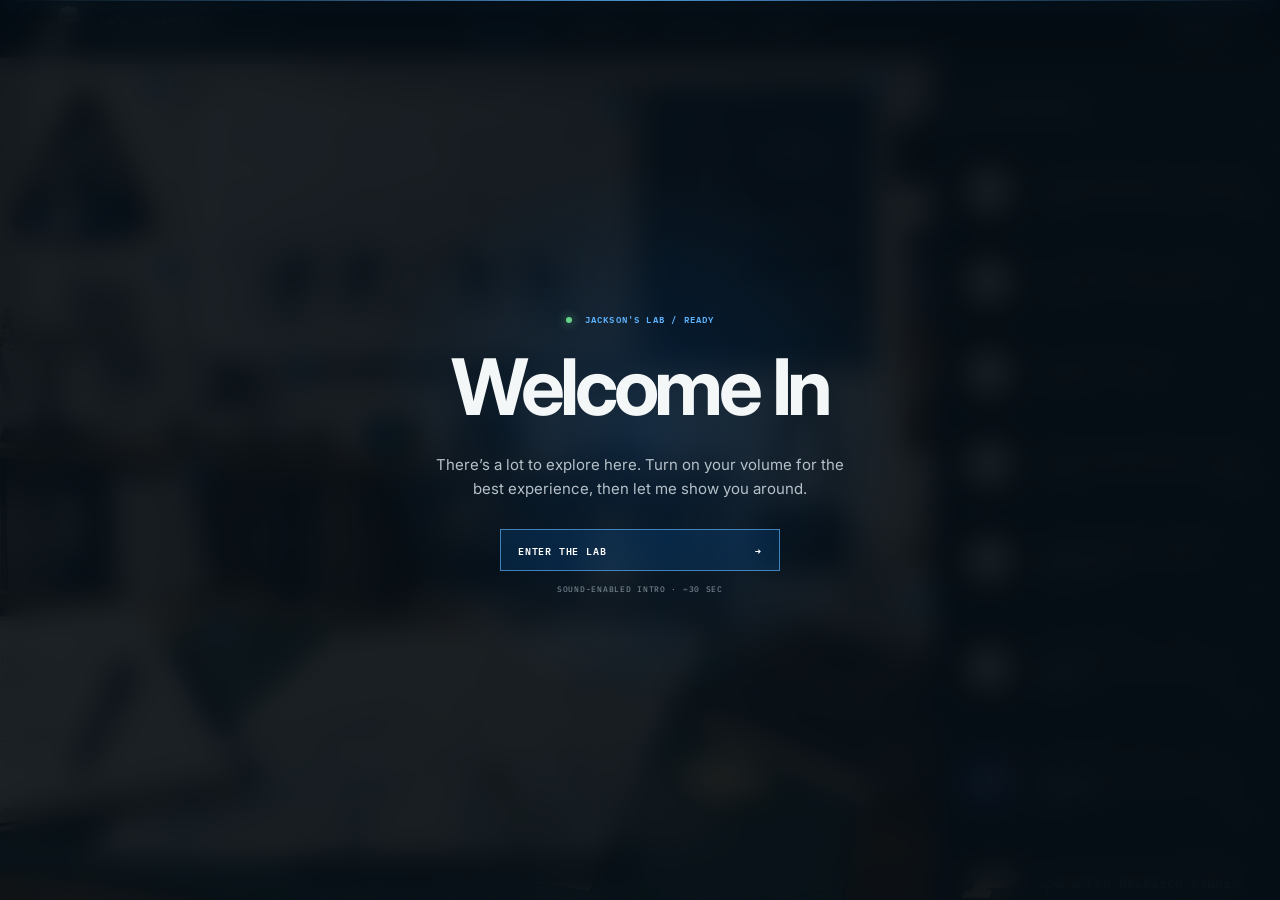
<file: index.html>
<!doctype html>
<html lang="en">
<head>
  <meta charset="utf-8" />
  <meta name="viewport" content="width=device-width,initial-scale=1" />
  <meta name="description" content="Jackson Murray — human-centered design strategist working across complex systems, emerging technology, and advanced R&D." />
  <title>Jackson's Portfolio</title>
  <link rel="preconnect" href="https://fonts.googleapis.com">
  <link rel="preconnect" href="https://fonts.gstatic.com" crossorigin>
  <link href="https://fonts.googleapis.com/css2?family=IBM+Plex+Mono:wght@400;500;600&family=Inter:wght@400;500;600;700&display=swap" rel="stylesheet">
<link rel="preload" href="assets/audio/iphone-call.mp3" as="audio" type="audio/mpeg" />
    <link rel="icon" type="image/png" sizes="256x256" href="assets/favicon-eureka-v7.png?v=7" />
  <link rel="shortcut icon" type="image/png" href="assets/favicon-eureka-v7.png?v=7" />
  <link rel="apple-touch-icon" href="assets/favicon-eureka-v7.png?v=7" />
  <link rel="stylesheet" href="styles.css" />
</head>
<body class="lab-page">
  <section class="welcome-gate" id="welcomeGate" aria-labelledby="welcomeTitle" hidden>
    <div class="welcome-gate__scanner" aria-hidden="true"></div>
    <div class="welcome-gate__content">
      <span class="welcome-gate__status"><i aria-hidden="true"></i> JACKSON'S LAB / READY</span>
      <h1 id="welcomeTitle">Welcome In</h1>
      <p><p>There’s a lot to explore here. Turn on your volume for the best experience, then let me show you around.</p></p>
      <button class="welcome-gate__enter" id="enterLab" type="button">
        <span>ENTER THE LAB</span><span aria-hidden="true">→</span>
      </button>
      <small>SOUND-ENABLED INTRO · ~30 SEC</small>
    </div>
  </section>

  <header class="topbar">
    <button class="identity" id="replayIntro" type="button" aria-label="Replay Jackson's introduction">
      <span class="identity__portrait"><img src="assets/logo.png" alt="" /></span>
      <span class="identity__copy">
        <strong>JACKSON MURRAY</strong>
        <small>HUMAN-CENTERED DESIGN STRATEGIST</small>
      </span>
    </button>

    <nav class="primary-nav" aria-label="Primary navigation">
      <a class="active" href="index.html">PORTFOLIO</a>
      <a href="research.html">RESEARCH</a>
      <a href="about.html">ABOUT ME</a>
      <a href="resume.html">RESUME</a>
    </nav>

    <button class="sound-toggle" id="soundToggle" type="button" aria-pressed="false" aria-label="Toggle sound">SOUND ON</button>
  </header>

  <main class="lab-layout">
    <section class="lab-stage" id="labStage" aria-label="Interactive research lab">
      <div class="scene-layer" id="sceneLayer">
        <img class="scene-image" id="sceneImage" src="assets/lab-scene.png" alt="Illustrated research desk filled with project artifacts, diagrams, models, a camera, and workshop materials." />
        <div class="hotspot-layer" id="hotspotLayer" aria-label="Project artifacts"></div>
        <a class="camera-link" id="cameraLink" href="#" target="_blank" rel="noopener" aria-label="Open Jackson's photography portfolio"></a>
      </div>

      <div class="interaction-helper" id="interactionHelper" role="status">
        Hover an artifact or use the sidebar to explore projects.
      </div>
    </section>

    <aside class="experience-rail" aria-label="Experience index and project inspector">
      <section class="rail-view is-active" id="indexView" aria-labelledby="railTitle">
        <div class="rail-heading">
          <div>
            <p class="eyebrow" id="railTitle">MY EXPERIENCES</p>
            <span class="rail-subhead">CHRONOLOGICAL / SELECT TO INSPECT</span>
          </div>
          <span class="rail-count" id="railCount">08</span>
        </div>
        <div class="experience-list" id="experienceList"></div>
      </section>

      <section class="rail-view inspector" id="inspectorView" aria-live="polite" aria-hidden="true">
        <button class="back-button" id="backToIndex" type="button" aria-label="Back to experience index">
          <span aria-hidden="true">←</span> BACK TO EXPERIENCES
        </button>
        <div id="inspectorContent"></div>
      </section>
    </aside>
  </main>

  <section class="incoming-call" id="incomingCall" aria-live="polite" hidden>
    <div class="incoming-call__pulse" aria-hidden="true"></div>
    <div>
      <span class="micro">INCOMING CALL</span>
      <strong>JACKSON MURRAY</strong>
      <small>QUICK LAB ORIENTATION · ~30 SEC</small>
    </div>
    <div class="incoming-call__actions">
      <button class="call-button call-button--answer" id="answerCall" type="button">ANSWER</button>
      <button class="call-button" id="skipCall" type="button">SKIP</button>
    </div>
  </section>

  <section class="call-panel" id="callPanel" aria-label="Introduction from Jackson" hidden>
    <div class="call-panel__header">
      <div class="call-panel__identity">
        <div class="call-photo-shell" id="callPhotoShell" hidden>
          <img id="callPhoto" alt="Jackson Murray" />
        </div>
        <div>
          <span class="micro"><span class="live-dot"></span> CALL CONNECTED</span>
          <strong>JACKSON</strong>
        </div>
      </div>
      <div class="call-meta">
        <span class="tour-progress" id="tourProgress">1 / 4</span>
        <span class="call-timer" id="callTimer">00:00</span>
      </div>
    </div>
    <div class="waveform" aria-hidden="true">
      <i></i><i></i><i></i><i></i><i></i><i></i><i></i><i></i><i></i><i></i><i></i><i></i>
    </div>
    <div class="call-transcript" id="callTranscript"></div>
    <div class="call-panel__footer">
      <button class="call-button call-button--answer" id="tourNext" type="button">NEXT</button>
      <button class="call-button" id="closeIntro" type="button">END CALL</button>
    </div>
  </section>

  <script src="app.js"></script>
</body>
</html>
</file>
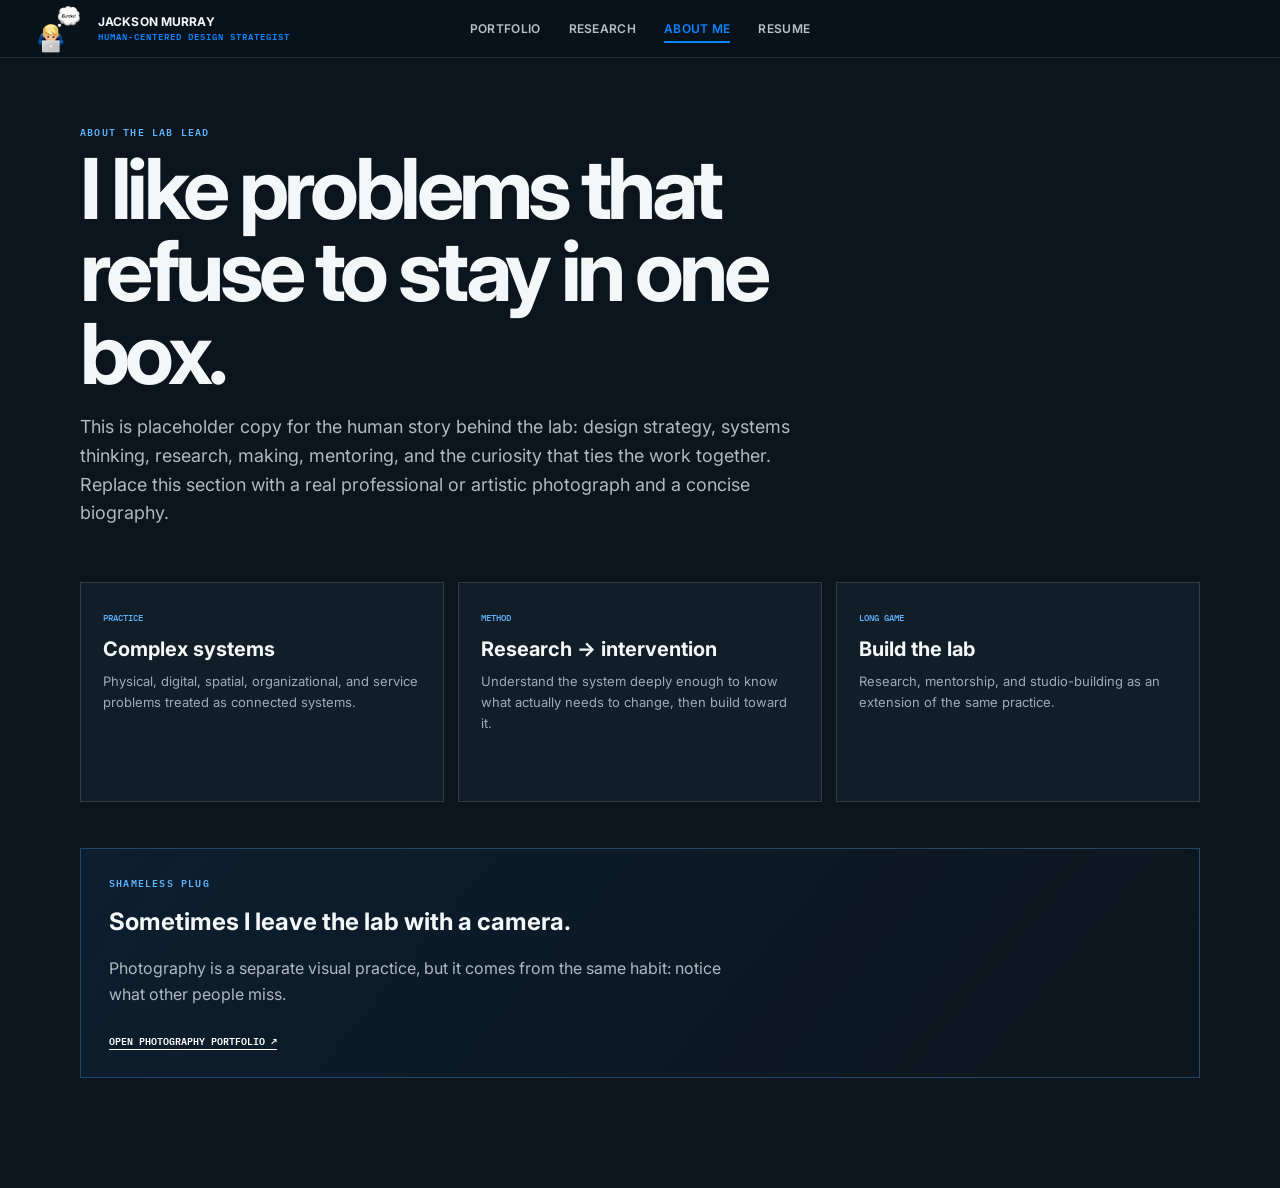
<file: about.html>
<!doctype html><html lang="en"><head><meta charset="utf-8"><meta name="viewport" content="width=device-width,initial-scale=1"><title>About — Jackson's Portfolio</title><link rel="preconnect" href="https://fonts.googleapis.com"><link rel="preconnect" href="https://fonts.gstatic.com" crossorigin><link href="https://fonts.googleapis.com/css2?family=IBM+Plex+Mono:wght@400;500;600&family=Inter:wght@400;500;600;700&display=swap" rel="stylesheet">
  <link rel="icon" type="image/png" sizes="256x256" href="assets/favicon-eureka-v7.png?v=7" />
  <link rel="shortcut icon" type="image/png" href="assets/favicon-eureka-v7.png?v=7" />
  <link rel="apple-touch-icon" href="assets/favicon-eureka-v7.png?v=7" />
<link rel="stylesheet" href="styles.css"></head>
<body class="content-page"><header class="topbar"><a class="identity" href="index.html" style="text-decoration:none"><span class="identity__portrait"><img src="assets/logo.png" alt=""></span><span class="identity__copy"><strong>JACKSON MURRAY</strong><small>HUMAN-CENTERED DESIGN STRATEGIST</small></span></a><nav class="primary-nav"><a href="index.html">PORTFOLIO</a><a href="research.html">RESEARCH</a><a class="active" href="about.html">ABOUT ME</a><a href="resume.html">RESUME</a></nav></header>
<main class="page-shell"><div class="page-kicker">ABOUT THE LAB LEAD</div><h1 class="page-title">I like problems that refuse to stay in one box.</h1><p class="page-lead">This is placeholder copy for the human story behind the lab: design strategy, systems thinking, research, making, mentoring, and the curiosity that ties the work together. Replace this section with a real professional or artistic photograph and a concise biography.</p><div class="placeholder-grid"><article class="placeholder-card"><small>PRACTICE</small><h2>Complex systems</h2><p>Physical, digital, spatial, organizational, and service problems treated as connected systems.</p></article><article class="placeholder-card"><small>METHOD</small><h2>Research → intervention</h2><p>Understand the system deeply enough to know what actually needs to change, then build toward it.</p></article><article class="placeholder-card"><small>LONG GAME</small><h2>Build the lab</h2><p>Research, mentorship, and studio-building as an extension of the same practice.</p></article></div><section class="photo-plug"><div class="page-kicker">SHAMELESS PLUG</div><h2>Sometimes I leave the lab with a camera.</h2><p style="color:#aeb9c1;max-width:650px;line-height:1.6">Photography is a separate visual practice, but it comes from the same habit: notice what other people miss.</p><a href="https://incandescent-valkyrie-5f6126.netlify.app" target="_blank" rel="noopener">OPEN PHOTOGRAPHY PORTFOLIO ↗</a></section></main></body></html>
</file>
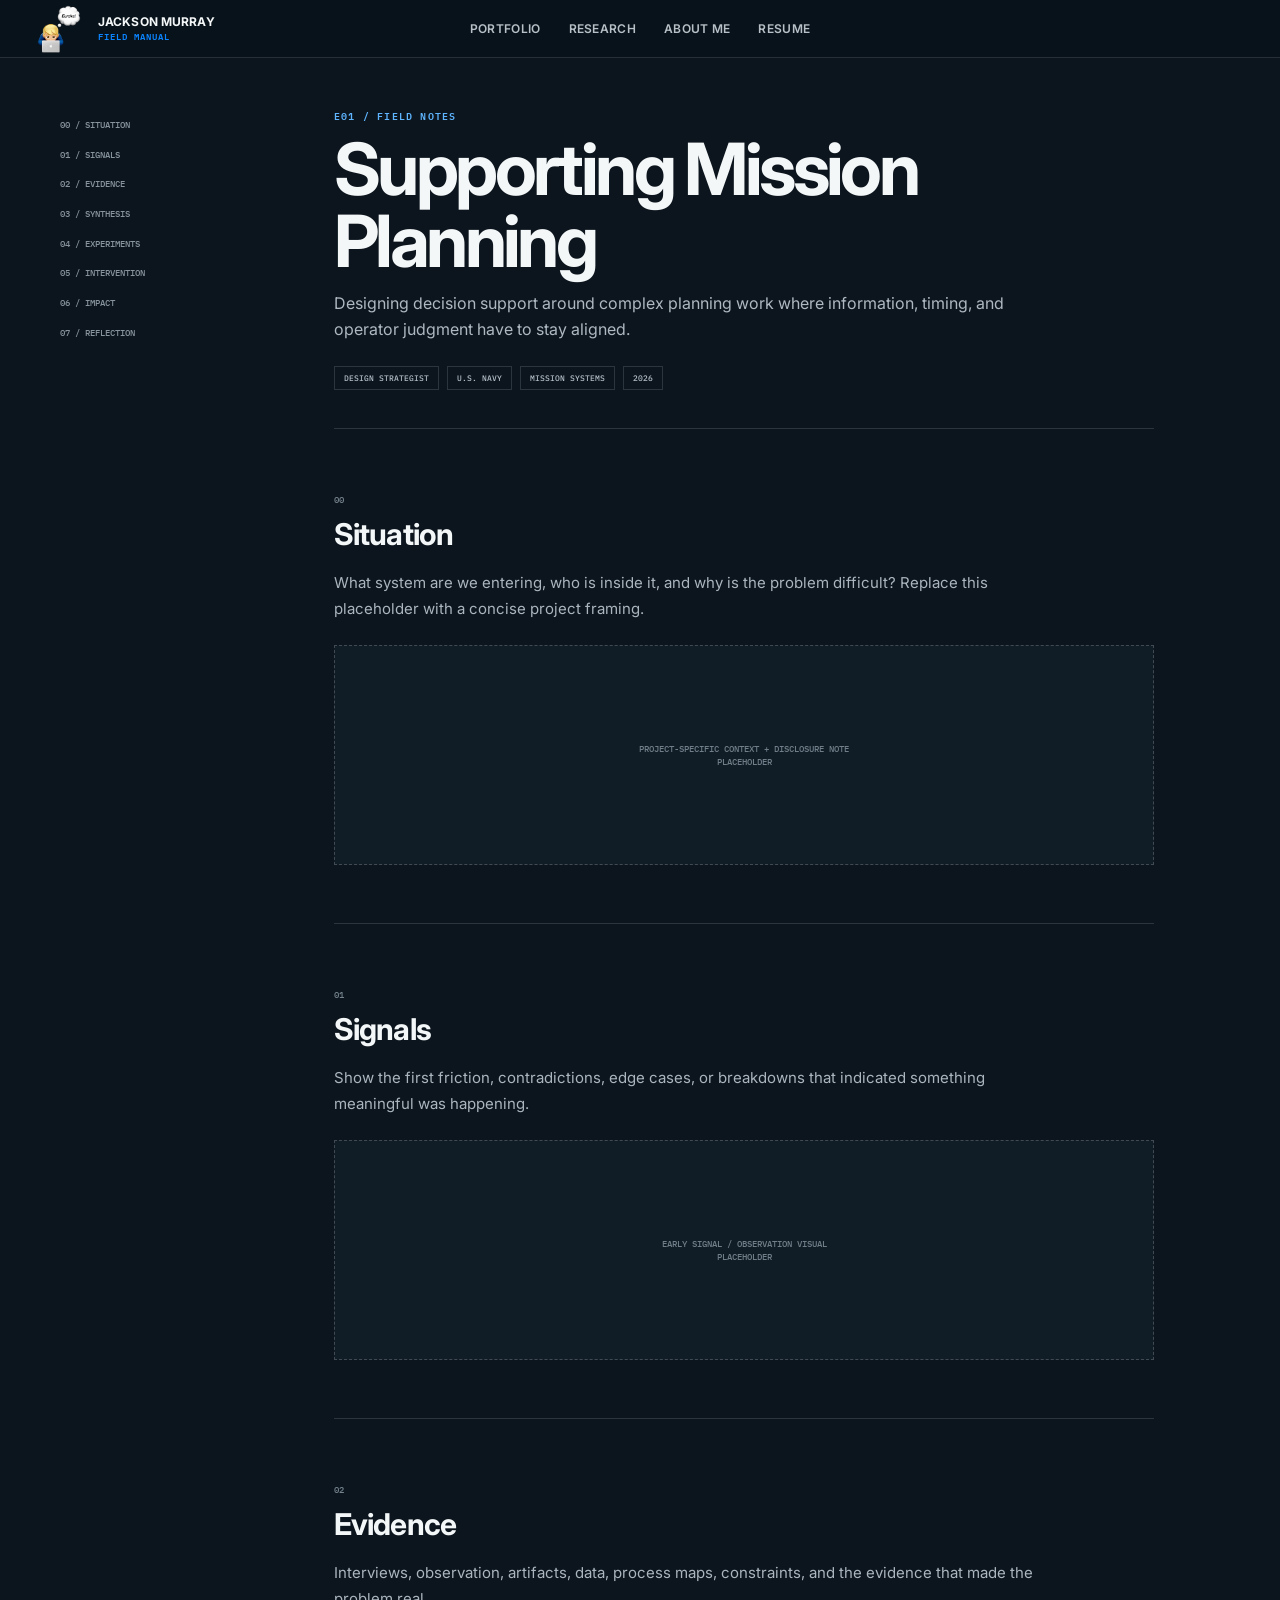
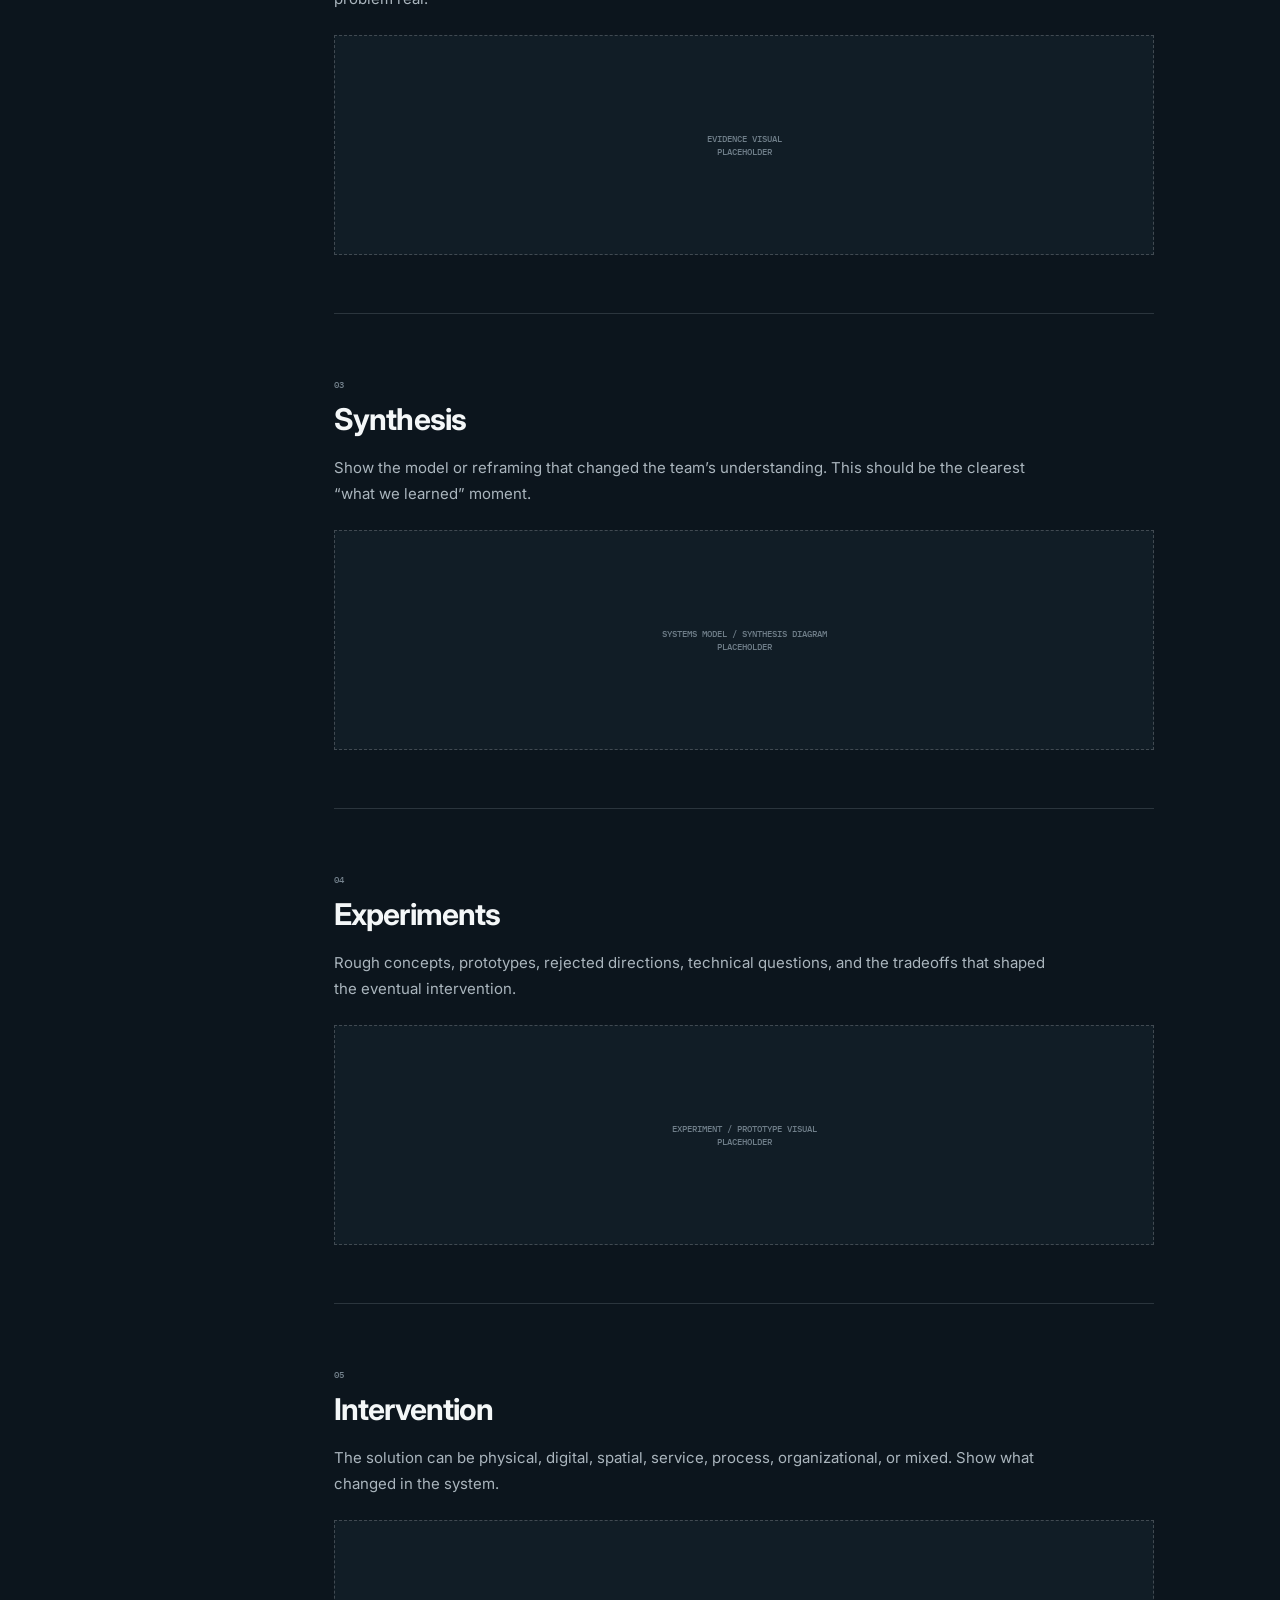
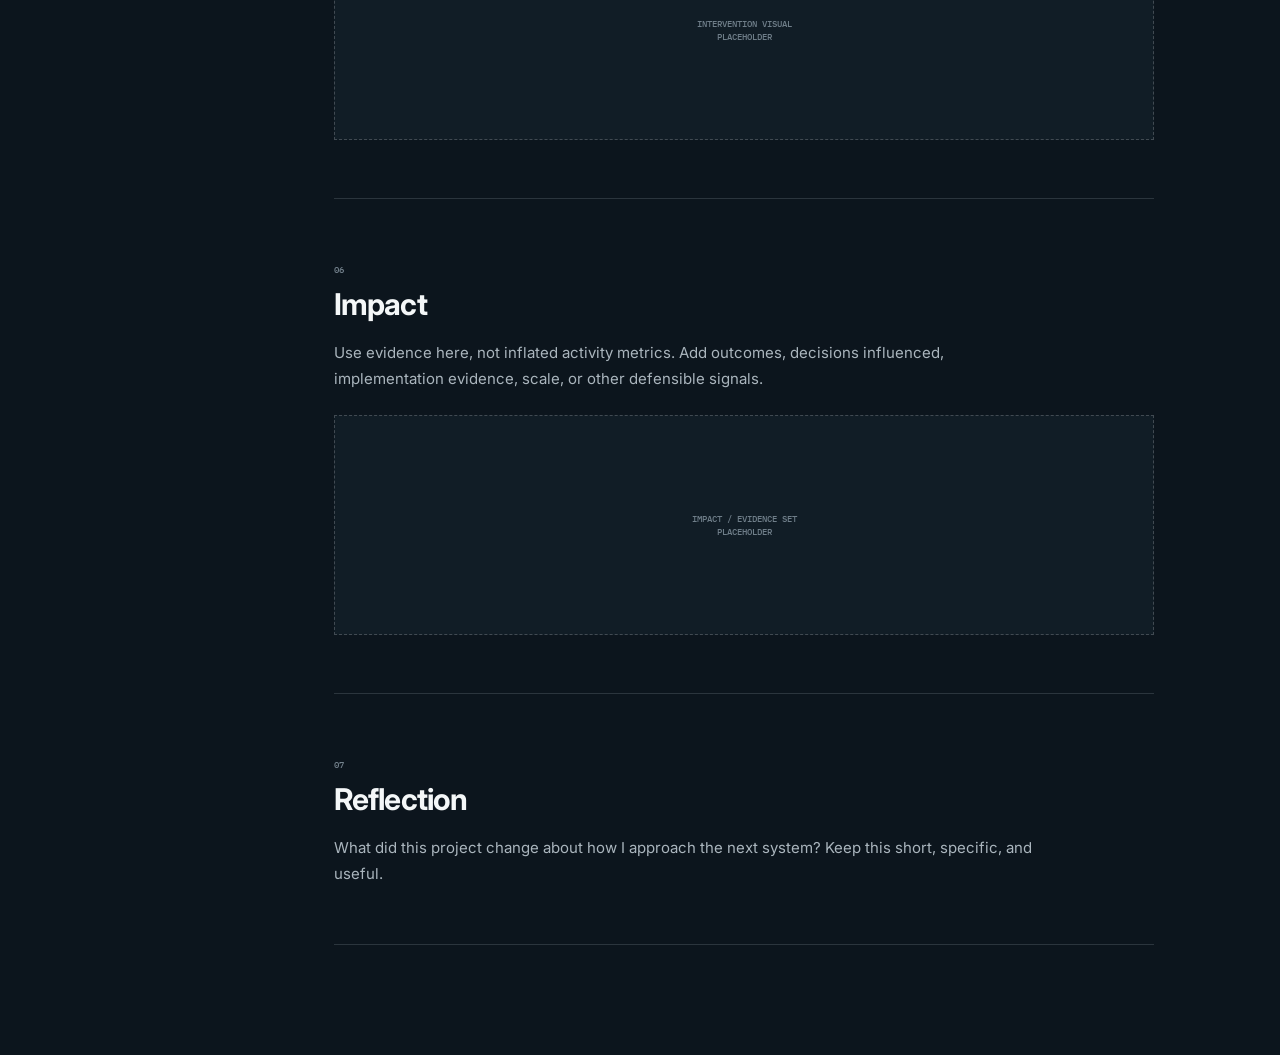
<file: project.html>
<!doctype html>
<html lang="en">
<head>
  <meta charset="utf-8" />
  <meta name="viewport" content="width=device-width,initial-scale=1" />
  <title>Field Notes — Jackson's Portfolio</title>
  <link rel="preconnect" href="https://fonts.googleapis.com">
  <link rel="preconnect" href="https://fonts.gstatic.com" crossorigin>
  <link href="https://fonts.googleapis.com/css2?family=IBM+Plex+Mono:wght@400;500;600&family=Inter:wght@400;500;600;700&display=swap" rel="stylesheet">
  <link rel="icon" type="image/png" sizes="256x256" href="assets/favicon-eureka-v7.png?v=7" />
  <link rel="shortcut icon" type="image/png" href="assets/favicon-eureka-v7.png?v=7" />
  <link rel="apple-touch-icon" href="assets/favicon-eureka-v7.png?v=7" />
  <link rel="stylesheet" href="styles.css" />
</head>
<body class="content-page">
  <header class="topbar">
    <a class="identity" href="index.html" style="text-decoration:none">
      <span class="identity__portrait"><img src="assets/logo.png" alt="" /></span>
      <span class="identity__copy"><strong>JACKSON MURRAY</strong><small>FIELD MANUAL</small></span>
    </a>
    <nav class="primary-nav" aria-label="Primary navigation">
      <a href="index.html">PORTFOLIO</a><a href="research.html">RESEARCH</a><a href="about.html">ABOUT ME</a><a href="resume.html">RESUME</a>
    </nav>
  </header>

  <main class="project-shell">
    <nav class="project-nav" aria-label="Project sections">
      <a href="#situation">00 / SITUATION</a>
      <a href="#signals">01 / SIGNALS</a>
      <a href="#evidence">02 / EVIDENCE</a>
      <a href="#synthesis">03 / SYNTHESIS</a>
      <a href="#experiments">04 / EXPERIMENTS</a>
      <a href="#intervention">05 / INTERVENTION</a>
      <a href="#impact">06 / IMPACT</a>
      <a href="#reflection">07 / REFLECTION</a>
    </nav>

    <article>
      <header class="project-hero">
        <div class="project-id" id="projectId">FIELD NOTES / PLACEHOLDER</div>
        <h1 id="projectTitle">Project title</h1>
        <p id="projectChallenge">Project challenge placeholder.</p>
        <div class="project-facts" id="projectFacts"></div>
      </header>

      <section class="field-section" id="situation"><span class="field-section__number">00</span><h2>Situation</h2><p>What system are we entering, who is inside it, and why is the problem difficult? Replace this placeholder with a concise project framing.</p><div class="field-placeholder">PROJECT-SPECIFIC CONTEXT + DISCLOSURE NOTE<br>PLACEHOLDER</div></section>
      <section class="field-section" id="signals"><span class="field-section__number">01</span><h2>Signals</h2><p>Show the first friction, contradictions, edge cases, or breakdowns that indicated something meaningful was happening.</p><div class="field-placeholder">EARLY SIGNAL / OBSERVATION VISUAL<br>PLACEHOLDER</div></section>
      <section class="field-section" id="evidence"><span class="field-section__number">02</span><h2>Evidence</h2><p>Interviews, observation, artifacts, data, process maps, constraints, and the evidence that made the problem real.</p><div class="field-placeholder">EVIDENCE VISUAL<br>PLACEHOLDER</div></section>
      <section class="field-section" id="synthesis"><span class="field-section__number">03</span><h2>Synthesis</h2><p>Show the model or reframing that changed the team’s understanding. This should be the clearest “what we learned” moment.</p><div class="field-placeholder">SYSTEMS MODEL / SYNTHESIS DIAGRAM<br>PLACEHOLDER</div></section>
      <section class="field-section" id="experiments"><span class="field-section__number">04</span><h2>Experiments</h2><p>Rough concepts, prototypes, rejected directions, technical questions, and the tradeoffs that shaped the eventual intervention.</p><div class="field-placeholder">EXPERIMENT / PROTOTYPE VISUAL<br>PLACEHOLDER</div></section>
      <section class="field-section" id="intervention"><span class="field-section__number">05</span><h2>Intervention</h2><p>The solution can be physical, digital, spatial, service, process, organizational, or mixed. Show what changed in the system.</p><div class="field-placeholder">INTERVENTION VISUAL<br>PLACEHOLDER</div></section>
      <section class="field-section" id="impact"><span class="field-section__number">06</span><h2>Impact</h2><p>Use evidence here, not inflated activity metrics. Add outcomes, decisions influenced, implementation evidence, scale, or other defensible signals.</p><div class="field-placeholder">IMPACT / EVIDENCE SET<br>PLACEHOLDER</div></section>
      <section class="field-section" id="reflection"><span class="field-section__number">07</span><h2>Reflection</h2><p>What did this project change about how I approach the next system? Keep this short, specific, and useful.</p></section>
    </article>
  </main>

  <script src="project.js"></script>
</body>
</html>
</file>
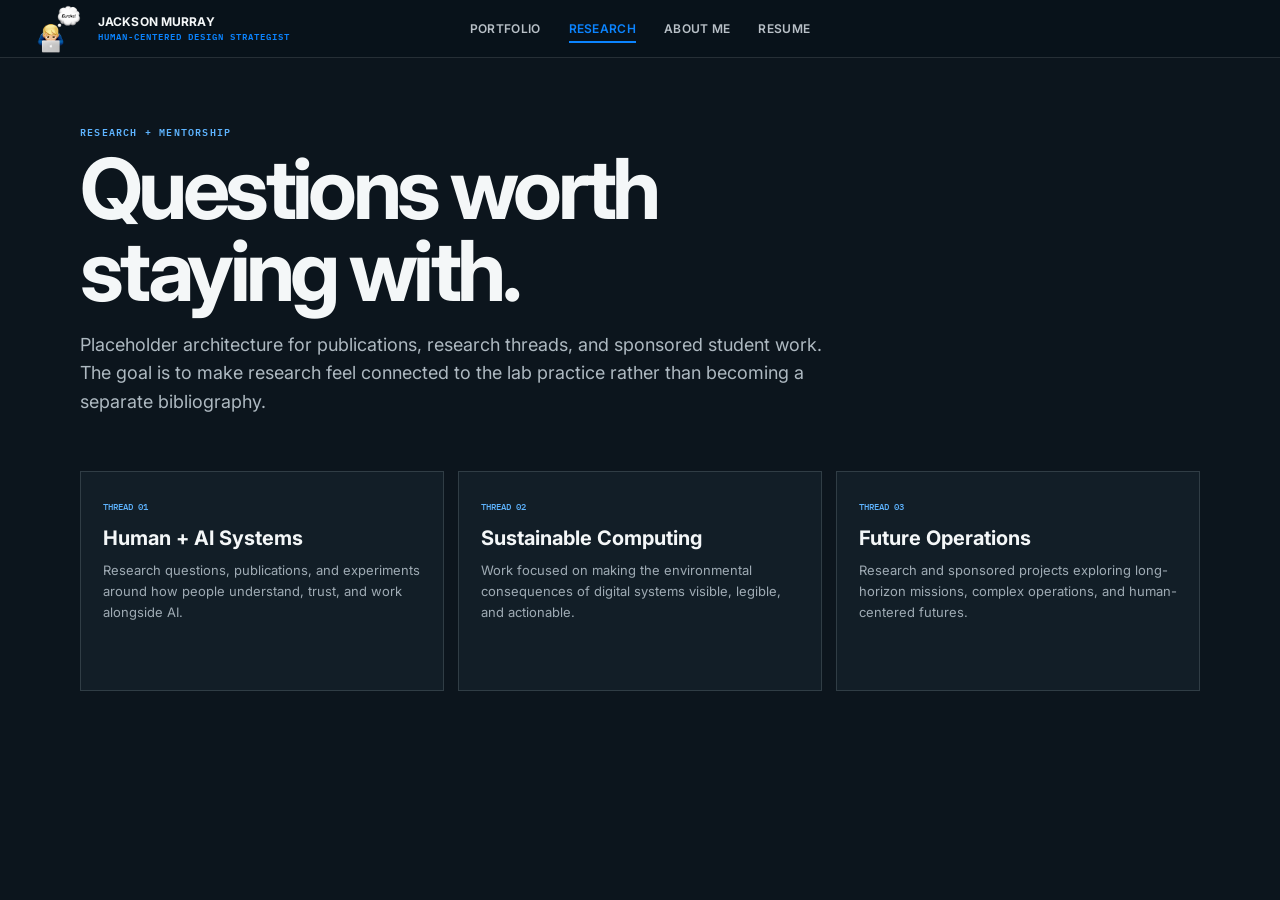
<file: research.html>
<!doctype html><html lang="en"><head><meta charset="utf-8"><meta name="viewport" content="width=device-width,initial-scale=1"><title>Research — Jackson's Portfolio</title><link rel="preconnect" href="https://fonts.googleapis.com"><link rel="preconnect" href="https://fonts.gstatic.com" crossorigin><link href="https://fonts.googleapis.com/css2?family=IBM+Plex+Mono:wght@400;500;600&family=Inter:wght@400;500;600;700&display=swap" rel="stylesheet">
  <link rel="icon" type="image/png" sizes="256x256" href="assets/favicon-eureka-v7.png?v=7" />
  <link rel="shortcut icon" type="image/png" href="assets/favicon-eureka-v7.png?v=7" />
  <link rel="apple-touch-icon" href="assets/favicon-eureka-v7.png?v=7" />
<link rel="stylesheet" href="styles.css"></head>
<body class="content-page"><header class="topbar"><a class="identity" href="index.html" style="text-decoration:none"><span class="identity__portrait"><img src="assets/logo.png" alt=""></span><span class="identity__copy"><strong>JACKSON MURRAY</strong><small>HUMAN-CENTERED DESIGN STRATEGIST</small></span></a><nav class="primary-nav"><a href="index.html">PORTFOLIO</a><a class="active" href="research.html">RESEARCH</a><a href="about.html">ABOUT ME</a><a href="resume.html">RESUME</a></nav></header>
<main class="page-shell"><div class="page-kicker">RESEARCH + MENTORSHIP</div><h1 class="page-title">Questions worth staying with.</h1><p class="page-lead">Placeholder architecture for publications, research threads, and sponsored student work. The goal is to make research feel connected to the lab practice rather than becoming a separate bibliography.</p><div class="placeholder-grid"><article class="placeholder-card"><small>THREAD 01</small><h2>Human + AI Systems</h2><p>Research questions, publications, and experiments around how people understand, trust, and work alongside AI.</p></article><article class="placeholder-card"><small>THREAD 02</small><h2>Sustainable Computing</h2><p>Work focused on making the environmental consequences of digital systems visible, legible, and actionable.</p></article><article class="placeholder-card"><small>THREAD 03</small><h2>Future Operations</h2><p>Research and sponsored projects exploring long-horizon missions, complex operations, and human-centered futures.</p></article></div></main></body></html>
</file>
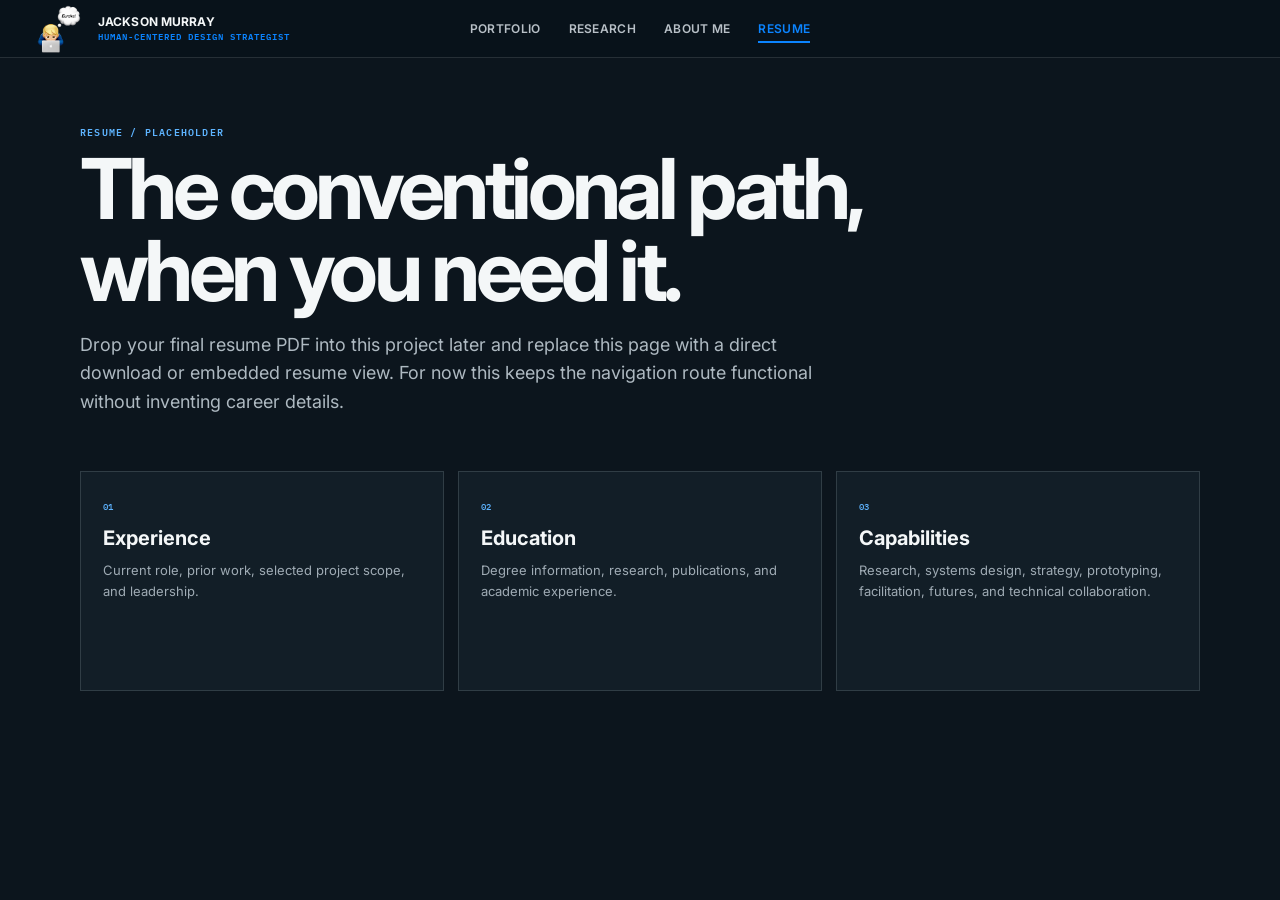
<file: resume.html>
<!doctype html><html lang="en"><head><meta charset="utf-8"><meta name="viewport" content="width=device-width,initial-scale=1"><title>Resume — Jackson's Portfolio</title><link rel="preconnect" href="https://fonts.googleapis.com"><link rel="preconnect" href="https://fonts.gstatic.com" crossorigin><link href="https://fonts.googleapis.com/css2?family=IBM+Plex+Mono:wght@400;500;600&family=Inter:wght@400;500;600;700&display=swap" rel="stylesheet">
  <link rel="icon" type="image/png" sizes="256x256" href="assets/favicon-eureka-v7.png?v=7" />
  <link rel="shortcut icon" type="image/png" href="assets/favicon-eureka-v7.png?v=7" />
  <link rel="apple-touch-icon" href="assets/favicon-eureka-v7.png?v=7" />
<link rel="stylesheet" href="styles.css"></head>
<body class="content-page"><header class="topbar"><a class="identity" href="index.html" style="text-decoration:none"><span class="identity__portrait"><img src="assets/logo.png" alt=""></span><span class="identity__copy"><strong>JACKSON MURRAY</strong><small>HUMAN-CENTERED DESIGN STRATEGIST</small></span></a><nav class="primary-nav"><a href="index.html">PORTFOLIO</a><a href="research.html">RESEARCH</a><a href="about.html">ABOUT ME</a><a class="active" href="resume.html">RESUME</a></nav></header>
<main class="page-shell"><div class="page-kicker">RESUME / PLACEHOLDER</div><h1 class="page-title">The conventional path, when you need it.</h1><p class="page-lead">Drop your final resume PDF into this project later and replace this page with a direct download or embedded resume view. For now this keeps the navigation route functional without inventing career details.</p><div class="placeholder-grid"><article class="placeholder-card"><small>01</small><h2>Experience</h2><p>Current role, prior work, selected project scope, and leadership.</p></article><article class="placeholder-card"><small>02</small><h2>Education</h2><p>Degree information, research, publications, and academic experience.</p></article><article class="placeholder-card"><small>03</small><h2>Capabilities</h2><p>Research, systems design, strategy, prototyping, facilitation, futures, and technical collaboration.</p></article></div></main></body></html>
</file>
<file: styles.css>
:root {
  --ink: #0a1219;
  --panel: #151f28;
  --panel-2: #1a2630;
  --panel-3: #22303b;
  --line: rgba(219, 231, 240, .15);
  --text: #f4f7f8;
  --muted: #a9b4bd;
  --cyan: #0b84ff;
  --cyan-soft: #5eb4ff;
  --green: #66d58a;
  --amber: #e7a64d;
  --mono: "IBM Plex Mono", ui-monospace, SFMono-Regular, Menlo, Consolas, monospace;
  --sans: "Inter", -apple-system, BlinkMacSystemFont, "Segoe UI", sans-serif;
  --topbar: 58px;
  --rail: 348px;
}

* { box-sizing: border-box; }
html, body { margin: 0; min-height: 100%; background: var(--ink); color: var(--text); font-family: var(--sans); }
body { overflow-x: hidden; }
a { color: inherit; }
button, a { -webkit-tap-highlight-color: transparent; }
button { font: inherit; }

.welcome-gate {
  position: fixed;
  inset: 0;
  z-index: 500;
  display: grid;
  place-items: center;
  overflow: hidden;
  padding: 24px;
  background: rgba(5, 13, 19, .9);
  backdrop-filter: blur(14px);
  transition: opacity 650ms ease, visibility 650ms ease;
}
.welcome-gate[hidden] { display: none !important; }
.welcome-gate::before {
  content: "";
  position: absolute;
  inset: 0;
  background: radial-gradient(circle at 50% 48%, rgba(11,132,255,.14), transparent 34%);
  pointer-events: none;
}
.welcome-gate__scanner {
  position: absolute;
  left: 0;
  right: 0;
  top: 0;
  height: 1px;
  background: linear-gradient(90deg, transparent, rgba(94,180,255,.8), transparent);
  box-shadow: 0 0 18px rgba(94,180,255,.45);
  animation: welcomeScan 3.4s linear infinite;
}
.welcome-gate__content { position: relative; width: min(520px, 100%); text-align: center; }
.welcome-gate__status { color: var(--cyan-soft); font: 600 9px/1 var(--mono); letter-spacing: .13em; }
.welcome-gate__status i { display: inline-block; width: 6px; height: 6px; margin-right: 7px; border-radius: 50%; background: var(--green); box-shadow: 0 0 10px rgba(102,213,138,.7); }
.welcome-gate h1 { margin: 22px 0 10px; font-size: clamp(44px, 7vw, 78px); line-height: .98; letter-spacing: -.055em; }
.welcome-gate p { margin: 0 auto 28px; max-width: 420px; color: #b5c0c8; font-size: 15px; line-height: 1.6; }
.welcome-gate__enter { width: min(280px, 100%); display: flex; align-items: center; justify-content: space-between; margin: 0 auto; padding: 15px 17px; border: 1px solid rgba(94,180,255,.65); background: rgba(11,132,255,.14); color: white; cursor: pointer; font: 600 10px/1 var(--mono); letter-spacing: .08em; transition: background 180ms ease, transform 180ms ease, border-color 180ms ease; }
.welcome-gate__enter:hover, .welcome-gate__enter:focus-visible { outline: none; background: rgba(11,132,255,.25); border-color: var(--cyan-soft); transform: translateY(-2px); }
.welcome-gate__enter:disabled { cursor: default; transform: none; }
.welcome-gate small { display: block; margin-top: 14px; color: #71808b; font: 500 8px/1 var(--mono); letter-spacing: .09em; }
.welcome-gate.is-entering { opacity: 0; visibility: hidden; transition-delay: 1700ms; }
.welcome-gate.is-entering .welcome-gate__content { animation: welcomeAccepted 2.1s ease forwards; }

.topbar {
  height: var(--topbar);
  display: flex;
  align-items: center;
  justify-content: space-between;
  gap: 24px;
  padding: 0 30px;
  background: #08121a;
  border-bottom: 1px solid rgba(255,255,255,.12);
  position: relative;
  z-index: 100;
}

.identity {
  display: flex;
  align-items: center;
  gap: 10px;
  padding: 0;
  border: 0;
  background: none;
  color: inherit;
  text-align: left;
  cursor: pointer;
}
.identity__portrait {
  width: 58px;
  height: 48px;
  overflow: visible;
  display: grid;
  place-items: center;
  background: transparent;
  border: 0;
  border-radius: 0;
  flex: 0 0 auto;
}
.identity__portrait img {
  display: block;
  width: 58px;
  height: 48px;
  object-fit: contain;
  object-position: center;
  transform: none;
  max-width: none;
}
.identity__copy { display: grid; line-height: 1.08; }
.identity__copy strong { font-size: 12px; letter-spacing: .01em; }
.identity__copy small { margin-top: 4px; color: var(--cyan); font: 600 9px/1 var(--mono); letter-spacing: .11em; }

.primary-nav { align-self: stretch; display: flex; align-items: center; gap: 28px; }
.primary-nav a {
  position: relative; display: grid; place-items: center; align-self: stretch;
  text-decoration: none; color: #b8c0c7; font-size: 12px; font-weight: 600; letter-spacing: .025em;
}
.primary-nav a:hover, .primary-nav a:focus-visible, .primary-nav a.active { color: var(--text); }
.primary-nav a.active { color: var(--cyan); }
.primary-nav a.active::after {
  content: ""; position: absolute; left: 0; right: 0; bottom: 14px; height: 2px; background: var(--cyan);
}

.sound-toggle {
  grid-column: 3;
  justify-self: end;
  min-width: 98px;
  padding: 9px 12px;
  border: 1px solid rgba(255,255,255,.16);
  background: rgba(255,255,255,.04);
  color: #dbe7ee;
  font: 600 9px/1 var(--mono);
  letter-spacing: .08em;
  cursor: pointer;
}
.sound-toggle:hover, .sound-toggle:focus-visible { outline: none; border-color: rgba(94,180,255,.45); color: white; }
.sound-toggle.is-muted { color: #93a3ae; background: rgba(255,255,255,.02); }

.lab-layout {
  height: calc(100vh - var(--topbar));
  min-height: 610px;
  display: grid;
  grid-template-columns: minmax(0, 1fr) var(--rail);
  background: #0d151c;
}
.lab-stage { position: relative; overflow: hidden; min-width: 0; background: #b7aa9e; }
.scene-layer { position: absolute; inset: 0; overflow: hidden; }
.scene-image { position: absolute; max-width: none; user-select: none; pointer-events: none; }
.hotspot-layer { position: absolute; inset: 0; }

.hotspot {
  --delay: 0ms;
  position: absolute;
  border: 0;
  padding: 0;
  background: transparent;
  cursor: pointer;
  color: white;
  z-index: 10;
  opacity: 1;
}
.hotspot:focus-visible { outline: none; }
.hotspot__frame {
  position: absolute; inset: 0;
  border: 1px solid rgba(10,132,255,0);
  background: linear-gradient(180deg, rgba(11,132,255,0), rgba(11,132,255,0));
  opacity: 0;
  transition: opacity 180ms ease, border-color 180ms ease, background 180ms ease, box-shadow 180ms ease;
  overflow: hidden;
}
.hotspot__frame::before,
.hotspot__frame::after {
  content: ""; position: absolute; inset: 0; pointer-events: none;
}
.hotspot__frame::before {
  background:
    linear-gradient(var(--cyan), var(--cyan)) left top / 14px 2px no-repeat,
    linear-gradient(var(--cyan), var(--cyan)) left top / 2px 14px no-repeat,
    linear-gradient(var(--cyan), var(--cyan)) right top / 14px 2px no-repeat,
    linear-gradient(var(--cyan), var(--cyan)) right top / 2px 14px no-repeat,
    linear-gradient(var(--cyan), var(--cyan)) left bottom / 14px 2px no-repeat,
    linear-gradient(var(--cyan), var(--cyan)) left bottom / 2px 14px no-repeat,
    linear-gradient(var(--cyan), var(--cyan)) right bottom / 14px 2px no-repeat,
    linear-gradient(var(--cyan), var(--cyan)) right bottom / 2px 14px no-repeat;
  filter: drop-shadow(0 0 6px rgba(11,132,255,.7));
}
.hotspot__frame::after {
  top: -28%; bottom: auto; height: 28%;
  background: linear-gradient(180deg, transparent, rgba(94,180,255,.18), rgba(94,180,255,.4), transparent);
  transform: translateY(-120%);
}
.hotspot:hover .hotspot__frame,
.hotspot:focus-visible .hotspot__frame,
.hotspot.is-linked .hotspot__frame,
.hotspot.is-selected .hotspot__frame {
  opacity: 1;
  border-color: rgba(94,180,255,.3);
  background: linear-gradient(180deg, rgba(11,132,255,.025), rgba(11,132,255,.09));
  box-shadow: inset 0 0 28px rgba(11,132,255,.10), 0 0 0 1px rgba(11,132,255,.05);
}
.hotspot:hover .hotspot__frame::after,
.hotspot:focus-visible .hotspot__frame::after,
.hotspot.is-linked .hotspot__frame::after { animation: objectScan 850ms ease-out both; }
.hotspot.is-selected .hotspot__frame { border-color: rgba(94,180,255,.72); }

.hotspot__marker {
  position: absolute;
  right: -8px; top: -9px;
  min-width: 28px; height: 28px; padding: 0 7px;
  border-radius: 999px;
  display: grid; place-items: center;
  font: 600 11px/1 var(--mono);
  background: var(--cyan);
  box-shadow: 0 4px 14px rgba(0,45,95,.34), 0 0 0 1px rgba(255,255,255,.16) inset;
  transform: scale(.72);
  opacity: .76;
  transition: transform 170ms ease, opacity 170ms ease, box-shadow 170ms ease;
}
.hotspot:hover .hotspot__marker,
.hotspot:focus-visible .hotspot__marker,
.hotspot.is-linked .hotspot__marker,
.hotspot.is-selected .hotspot__marker {
  transform: scale(1);
  opacity: 1;
  box-shadow: 0 5px 20px rgba(0,83,172,.5), 0 0 0 1px rgba(255,255,255,.24) inset;
}
.hotspot__label {
  position: absolute;
  left: 50%; top: -13px;
  translate: -50% -100%;
  width: max-content; max-width: 220px;
  padding: 7px 9px;
  border: 1px solid rgba(255,255,255,.14);
  background: rgba(7,16,23,.92);
  backdrop-filter: blur(12px);
  color: #edf7ff;
  font: 500 10px/1.3 var(--mono);
  letter-spacing: .02em;
  opacity: 0;
  transform: translateY(4px);
  transition: opacity 140ms ease, transform 140ms ease;
  pointer-events: none;
}
.hotspot:hover .hotspot__label,
.hotspot:focus-visible .hotspot__label,
.hotspot.is-linked .hotspot__label { opacity: 1; transform: translateY(0); }
.hotspot:hover,
.hotspot:focus-visible,
.hotspot.is-linked,
.hotspot.is-selected { z-index: 24; }
.hotspot__label { z-index: 2; }

.lab-page.is-booting .hotspot { animation: bootPing 1.5s ease both; animation-delay: var(--delay); }
.lab-page.is-booting .hotspot__frame { animation: bootFrame 1.15s ease both; animation-delay: var(--delay); }

.camera-link { position: absolute; z-index: 9; cursor: pointer; }
.camera-link::after {
  content: ""; position: absolute; inset: 18% 16% 10%; border-radius: 50%;
  box-shadow: 0 0 0 0 rgba(255,255,255,0); transition: box-shadow 180ms ease, background 180ms ease;
}
.camera-link:hover::after, .camera-link:focus-visible::after { box-shadow: 0 0 28px rgba(255,255,255,.22); background: rgba(255,255,255,.025); }
.camera-link:focus-visible { outline: 2px solid var(--cyan); outline-offset: 2px; }

.thesis-card {
  position: absolute; top: 22px; left: 28px; z-index: 30;
  width: min(430px, 40vw);
  padding: 18px 20px;
  color: white;
  background: rgba(15,24,31,.82);
  border: 1px solid rgba(255,255,255,.12);
  backdrop-filter: blur(14px);
  box-shadow: 0 18px 45px rgba(0,0,0,.18);
  transition: width 280ms ease, padding 280ms ease, opacity 280ms ease, transform 280ms ease;
}
.thesis-card p { margin: 0; max-width: 380px; font-size: clamp(18px, 1.45vw, 23px); line-height: 1.25; font-weight: 650; letter-spacing: -.025em; }
.thesis-card.is-compact {
  width: 295px; padding: 11px 13px; opacity: .9; transform: translateY(-5px);
}
.thesis-card.is-compact p { font-size: 12px; font-weight: 500; line-height: 1.4; letter-spacing: -.005em; }

.interaction-helper {
  position: absolute; z-index: 25; left: 50%; bottom: 18px; transform: translateX(-50%);
  padding: 9px 12px;
  border: 1px solid rgba(255,255,255,.16);
  background: rgba(7,16,23,.8);
  backdrop-filter: blur(12px);
  color: #d7e2e9;
  font: 500 9px/1 var(--mono);
  letter-spacing: .05em;
  transition: opacity 200ms ease, translate 200ms ease;
}
.interaction-helper.is-hidden { opacity: 0; translate: 0 8px; pointer-events: none; }

.experience-rail {
  position: relative;
  background: #17212a;
  border-left: 1px solid rgba(255,255,255,.12);
  overflow: hidden;
  min-width: 0;
}
.rail-view { position: absolute; inset: 0; opacity: 0; pointer-events: none; transform: translateX(12px); transition: opacity 190ms ease, transform 210ms ease; }
.rail-view.is-active { opacity: 1; pointer-events: auto; transform: translateX(0); }
.rail-heading { height: 74px; padding: 24px 22px 18px; border-bottom: 1px solid var(--line); display: flex; align-items: end; justify-content: space-between; }
.eyebrow, .micro { margin: 0; font: 500 10px/1 var(--mono); letter-spacing: .12em; color: #c6d0d8; }
.rail-count { font: 500 10px/1 var(--mono); color: #6f7c87; }
.experience-list { height: calc(100% - 74px); overflow: auto; scrollbar-width: thin; scrollbar-color: #33424d transparent; }
.experience-item {
  width: 100%;
  display: grid;
  grid-template-columns: 42px 1fr;
  gap: 12px;
  padding: 17px 18px;
  border: 0; border-left: 3px solid transparent; border-bottom: 1px solid rgba(255,255,255,.03);
  background: transparent;
  color: inherit; text-align: left; cursor: pointer;
  transition: background 150ms ease, border-color 150ms ease;
}
.experience-item:hover, .experience-item:focus-visible, .experience-item.is-linked { background: #202d37; outline: none; }
.experience-item.is-selected { background: #263440; border-left-color: var(--cyan); }
.experience-item__badge {
  width: 66px; height: 54px; display: grid; place-items: center; overflow: visible; background: transparent; border: 0;
}
.experience-item__badge img {
  display: block;
  width: auto; height: auto;
  max-width: 62px; max-height: 52px;
  object-fit: contain;
}
.experience-item__meta { min-width: 0; }
.experience-item__kicker { display: block; color: #9daab4; font: 500 8px/1.45 var(--mono); letter-spacing: .012em; }
.experience-item__title { display: block; margin-top: 6px; color: #edf2f5; font: 500 13px/1.16 var(--mono); letter-spacing: .005em; }
.experience-item__year { display: block; margin-top: 7px; color: var(--green); font: 500 8.5px/1 var(--mono); }

.inspector { overflow-y: auto; background: #16212a; }
.back-button {
  width: 100%; height: 52px; display: flex; align-items: center; gap: 8px; padding: 0 18px;
  border: 0; border-bottom: 1px solid var(--line); background: transparent; color: #cbd5dc; cursor: pointer;
  font: 500 9px/1 var(--mono); letter-spacing: .06em; text-align: left;
}
.back-button:hover, .back-button:focus-visible { background: rgba(255,255,255,.04); outline: none; color: white; }
.inspector__hero { padding: 25px 22px 22px; border-bottom: 1px solid var(--line); }
.inspector__id { color: var(--cyan-soft); font: 600 9px/1 var(--mono); letter-spacing: .1em; }
.inspector__title { margin: 10px 0 9px; font-size: 25px; line-height: 1.05; letter-spacing: -.035em; }
.inspector__challenge { margin: 0; color: #bac5cd; font-size: 12px; line-height: 1.55; }
.inspector__visual {
  margin-top: 20px; aspect-ratio: 16/9; display: grid; place-items: center; overflow: hidden;
  border: 1px solid rgba(255,255,255,.12); background: #0d1720;
}
.inspector__visual img { width: 100%; height: 100%; object-fit: contain; filter: saturate(.82) contrast(.96); }
.inspector__body { padding: 20px 22px 30px; }
.inspector__facts { display: grid; grid-template-columns: 1fr 1fr; gap: 14px 12px; margin-bottom: 20px; }
.fact small { display: block; color: #768590; font: 500 8px/1 var(--mono); letter-spacing: .09em; }
.fact strong { display: block; margin-top: 5px; color: #dce4e9; font: 500 10px/1.35 var(--mono); }
.inspector__note { margin: 0 0 18px; padding: 12px 13px; border-left: 2px solid var(--amber); background: rgba(231,166,77,.06); color: #cbd4da; font-size: 11px; line-height: 1.5; }
.chip-row { display: flex; flex-wrap: wrap; gap: 6px; margin-bottom: 22px; }
.chip { padding: 6px 8px; border: 1px solid rgba(255,255,255,.12); color: #aebbc4; font: 500 8px/1 var(--mono); letter-spacing: .02em; }
.primary-cta {
  width: 100%; display: flex; align-items: center; justify-content: space-between; gap: 12px;
  padding: 13px 14px; border: 1px solid rgba(94,180,255,.55); background: rgba(11,132,255,.12); color: #f0f7ff;
  text-decoration: none; font: 600 9px/1 var(--mono); letter-spacing: .06em;
}
.primary-cta:hover, .primary-cta:focus-visible { background: rgba(11,132,255,.2); outline: 1px solid var(--cyan); }

.incoming-call, .call-panel {
  position: fixed; z-index: 200; left: 28px; bottom: 28px; color: white;
  border: 1px solid rgba(255,255,255,.18); background: rgba(9,18,25,.94); backdrop-filter: blur(16px); box-shadow: 0 24px 60px rgba(0,0,0,.35);
}
.incoming-call { width: 360px; padding: 14px; display: grid; grid-template-columns: 34px 1fr auto; gap: 11px; align-items: center; }
.incoming-call[hidden], .call-panel[hidden] { display: none !important; }
.incoming-call__pulse { width: 28px; height: 28px; border-radius: 50%; border: 1px solid var(--green); position: relative; }
.incoming-call__pulse::after { content: ""; position: absolute; inset: 6px; border-radius: inherit; background: var(--green); animation: ringPulse 1.25s ease-in-out infinite; }
.incoming-call strong { display: block; margin-top: 4px; font-size: 11px; }
.incoming-call small { display: block; margin-top: 3px; color: #7f8c96; font: 500 8px/1 var(--mono); }
.incoming-call__actions { display: flex; gap: 5px; }
.call-button { padding: 8px 9px; border: 1px solid rgba(255,255,255,.18); background: transparent; color: #b9c5cd; cursor: pointer; font: 600 8px/1 var(--mono); letter-spacing: .04em; }
.call-button:hover, .call-button:focus-visible { color: white; border-color: rgba(255,255,255,.38); outline: none; }
.call-button--answer { border-color: rgba(102,213,138,.45); background: rgba(102,213,138,.1); color: #dff7e7; }
.call-panel { width: 390px; padding: 0; }
.call-panel__header { padding: 15px 16px; border-bottom: 1px solid var(--line); display: flex; justify-content: space-between; align-items: center; }
.call-panel__header strong { display: block; margin-top: 6px; font-size: 11px; }
.live-dot { display: inline-block; width: 6px; height: 6px; border-radius: 50%; margin-right: 6px; background: var(--green); box-shadow: 0 0 9px rgba(102,213,138,.7); }
.call-timer { color: #82909a; font: 500 9px/1 var(--mono); }
.waveform { height: 44px; padding: 0 16px; display: flex; gap: 4px; align-items: center; border-bottom: 1px solid var(--line); }
.waveform i { display: block; width: 2px; height: 7px; background: var(--cyan-soft); opacity: .55; animation: waveform 1s ease-in-out infinite alternate; }
.waveform i:nth-child(2n) { animation-delay: -500ms; height: 14px; }
.waveform i:nth-child(3n) { animation-delay: -250ms; height: 20px; }
.call-transcript { min-height: 138px; padding: 16px; display: grid; gap: 11px; }
.call-line { margin: 0; color: #c8d2d9; font-size: 12px; line-height: 1.55; opacity: 0; transform: translateY(5px); animation: revealLine 320ms ease forwards; }
.call-line strong { color: white; }
.call-panel__footer { padding: 13px 16px 16px; display: flex; gap: 7px; border-top: 1px solid var(--line); }

/* Secondary pages */
.content-page { min-height: 100vh; background: #0c151d; }
.page-shell { width: min(1120px, calc(100% - 40px)); margin: 0 auto; padding: 68px 0 110px; }
.page-kicker { color: var(--cyan-soft); font: 600 10px/1 var(--mono); letter-spacing: .12em; }
.page-title { margin: 12px 0 18px; max-width: 800px; font-size: clamp(42px, 7vw, 84px); line-height: .98; letter-spacing: -.055em; }
.page-lead { max-width: 760px; margin: 0 0 54px; color: #aeb9c1; font-size: 18px; line-height: 1.6; }
.placeholder-grid { display: grid; grid-template-columns: repeat(3, 1fr); gap: 14px; }
.placeholder-card { min-height: 220px; padding: 22px; border: 1px solid var(--line); background: #121e27; }
.placeholder-card small { color: var(--cyan-soft); font: 500 9px/1 var(--mono); }
.placeholder-card h2 { margin: 12px 0 10px; font-size: 20px; }
.placeholder-card p { margin: 0; color: #9fabb4; font-size: 13px; line-height: 1.6; }
.photo-plug { margin-top: 46px; padding: 28px; border: 1px solid rgba(94,180,255,.3); background: linear-gradient(130deg, rgba(11,132,255,.08), transparent); }
.photo-plug a { display: inline-block; margin-top: 12px; color: white; font: 600 10px/1 var(--mono); text-underline-offset: 4px; }

.project-shell { display: grid; grid-template-columns: 220px minmax(0, 820px); gap: 54px; width: min(1160px, calc(100% - 40px)); margin: 0 auto; padding: 52px 0 110px; }
.project-nav { position: sticky; top: 86px; align-self: start; }
.project-nav a { display: block; padding: 9px 0; color: #87949e; text-decoration: none; font: 500 9px/1.3 var(--mono); }
.project-nav a:hover { color: white; }
.project-hero { padding-bottom: 38px; border-bottom: 1px solid var(--line); }
.project-id { color: var(--cyan-soft); font: 600 10px/1 var(--mono); letter-spacing: .12em; }
.project-hero h1 { margin: 13px 0 14px; font-size: clamp(42px, 6vw, 72px); line-height: 1; letter-spacing: -.05em; }
.project-hero p { max-width: 700px; margin: 0; color: #aeb8c0; font-size: 16px; line-height: 1.6; }
.project-facts { margin-top: 24px; display: flex; flex-wrap: wrap; gap: 8px; }
.project-facts span { padding: 7px 9px; border: 1px solid var(--line); color: #b5c0c8; font: 500 8px/1 var(--mono); }
.field-section { padding: 58px 0; border-bottom: 1px solid var(--line); }
.field-section__number { color: #75838e; font: 500 9px/1 var(--mono); }
.field-section h2 { margin: 9px 0 18px; font-size: 30px; letter-spacing: -.03em; }
.field-section p { margin: 0; max-width: 720px; color: #aab5bd; font-size: 15px; line-height: 1.7; }
.field-placeholder { margin-top: 24px; min-height: 220px; padding: 24px; display: grid; place-items: center; border: 1px dashed rgba(255,255,255,.2); background: #111d26; color: #6f7e89; font: 500 9px/1.5 var(--mono); text-align: center; }

@keyframes objectScan { from { transform: translateY(-120%); } to { transform: translateY(470%); } }
@keyframes bootPing { 0%,100% { opacity: 1; } 35% { opacity: .82; } }
@keyframes bootFrame { 0% { opacity: 0; } 25%,65% { opacity: 1; border-color: rgba(94,180,255,.6); } 100% { opacity: 0; } }
@keyframes ringPulse { 0%,100% { transform: scale(.8); opacity: .65; } 50% { transform: scale(1.05); opacity: 1; } }
@keyframes waveform { from { transform: scaleY(.45); opacity: .28; } to { transform: scaleY(1.15); opacity: .85; } }
@keyframes revealLine { to { opacity: 1; transform: translateY(0); } }
@keyframes welcomeScan { from { transform: translateY(-2px); } to { transform: translateY(100vh); } }
@keyframes welcomeAccepted { 0% { opacity: 1; transform: scale(1); } 42% { opacity: 1; transform: scale(.985); filter: brightness(1.2); } 100% { opacity: 0; transform: scale(1.025); filter: brightness(1.45); } }

@media (prefers-reduced-motion: reduce) {
  *, *::before, *::after { animation-duration: .01ms !important; animation-iteration-count: 1 !important; scroll-behavior: auto !important; transition-duration: .01ms !important; }
}

@media (max-width: 1050px) {
  :root { --rail: 310px; }
  .topbar { padding: 0 18px; }
  .primary-nav { gap: 18px; }
  .identity__copy small { display: none; }
  .thesis-card { left: 18px; width: min(390px, 46vw); }
}

@media (max-width: 820px) {
  :root { --topbar: 62px; }
  body.lab-page { overflow: auto; }
  .topbar { position: sticky; top: 0; padding: 0 14px; }
  .identity__copy strong { font-size: 10px; }
  .primary-nav { gap: 13px; overflow-x: auto; }
  .primary-nav a { font-size: 10px; white-space: nowrap; }
  .primary-nav a.active::after { bottom: 11px; }
  .lab-layout { height: auto; min-height: 0; display: block; }
  .lab-stage { height: min(62vh, 520px); min-height: 390px; }
  .experience-rail { min-height: 520px; border-left: 0; border-top: 1px solid var(--line); }
  .rail-view { position: relative; display: none; min-height: 520px; }
  .rail-view.is-active { display: block; }
  .experience-list { height: auto; max-height: none; }
  .hotspot { pointer-events: none; }
  .hotspot__marker, .hotspot__label, .hotspot__frame { display: none; }
  .camera-link { display: none; }
  .thesis-card { top: 16px; left: 14px; width: calc(100% - 28px); max-width: 430px; padding: 14px 15px; }
  .thesis-card p { font-size: 17px; }
  .thesis-card.is-compact { width: calc(100% - 28px); }
  .interaction-helper { bottom: 12px; width: calc(100% - 28px); text-align: center; }
  .incoming-call, .call-panel { left: 12px; right: 12px; bottom: 12px; width: auto; }
  .incoming-call { grid-template-columns: 30px 1fr; }
  .incoming-call__actions { grid-column: 1 / -1; }
  .placeholder-grid { grid-template-columns: 1fr; }
  .project-shell { display: block; padding-top: 30px; }
  .project-nav { position: static; display: flex; flex-wrap: wrap; gap: 0 16px; margin-bottom: 34px; }
}

/* v2 feedback pass ------------------------------------------------------- */
.topbar {
  display: grid;
  grid-template-columns: minmax(0, 1fr) auto minmax(0, 1fr);
  justify-content: initial;
}
.identity { grid-column: 1; justify-self: start; }
.primary-nav { grid-column: 2; justify-self: center; }


.rail-heading .eyebrow { font: 600 14px/1 var(--mono); letter-spacing: .12em; }
.rail-subhead {
  display: block;
  margin-top: 8px;
  color: #64737e;
  font: 500 8px/1 var(--mono);
  letter-spacing: .08em;
}
.rail-heading { height: 88px; padding: 22px 20px 17px; }
.experience-list { height: calc(100% - 88px); }
.experience-item {
  grid-template-columns: 70px minmax(0, 1fr);
  gap: 14px;
  padding: 18px 18px;
  align-items: center;
}
.experience-item__badge {
  width: 66px;
  height: 54px;
  border-radius: 0;
  background: transparent;
  align-self: center;
  justify-self: center;
}
.experience-item__badge img {
  display: block;
  width: auto;
  height: auto;
  max-width: 62px;
  max-height: 52px;
  object-fit: contain;
}
.experience-item__footer {
  display: flex;
  align-items: baseline;
  justify-content: space-between;
  gap: 10px;
  margin-top: 9px;
  color: var(--green);
  font: 500 8px/1 var(--mono);
}
.experience-item__footer span:first-child { color: #81909a; }

/* Keep hotspot labels inside the viewport. JS assigns these classes after layout. */
.hotspot.label-below .hotspot__label {
  top: auto;
  bottom: -13px;
  translate: -50% 100%;
}
.hotspot.label-align-left .hotspot__label {
  left: 0;
  translate: 0 -100%;
}
.hotspot.label-align-right .hotspot__label {
  left: auto;
  right: 0;
  translate: 0 -100%;
}
.hotspot.label-below.label-align-left .hotspot__label { translate: 0 100%; }
.hotspot.label-below.label-align-right .hotspot__label { translate: 0 100%; }

.inspector__org {
  display: inline-flex;
  align-items: center;
  gap: 8px;
  margin-bottom: 12px;
  color: #a7b3bc;
  font: 600 8px/1 var(--mono);
  letter-spacing: .08em;
  text-transform: uppercase;
}
.inspector__org img { width: 26px; height: 26px; object-fit: contain; }
.inspector__visual {
  aspect-ratio: auto;
  min-height: 150px;
  padding: 10px;
  background: #0d1720;
}
.inspector__visual img {
  width: 100%;
  height: auto;
  max-height: 285px;
  object-fit: contain;
  filter: saturate(.88) contrast(.97);
}

/* Make the call/tour impossible to miss without blocking the whole interface. */
.incoming-call,
.call-panel {
  left: 50%;
  bottom: auto;
  transform: translateX(-50%);
}
.incoming-call {
  top: calc(var(--topbar) + 34px);
  width: 430px;
  padding: 17px 18px;
  box-shadow: 0 26px 70px rgba(0,0,0,.44), 0 0 0 1px rgba(94,180,255,.08);
}
.call-panel {
  top: calc(var(--topbar) + 30px);
  width: 470px;
  box-shadow: 0 30px 85px rgba(0,0,0,.48), 0 0 0 1px rgba(94,180,255,.08);
}
.is-call-ringing .incoming-call { animation: callAttention 1.6s ease-in-out infinite; }
.call-panel__identity { display: flex; align-items: center; gap: 10px; }
.call-photo-shell {
  width: 46px;
  height: 46px;
  overflow: hidden;
  border-radius: 3px;
  border: 1px solid rgba(255,255,255,.18);
  background: #111b23;
}
.call-photo-shell[hidden] { display: none; }
.call-photo-shell img { width: 100%; height: 100%; object-fit: cover; object-position: center 24%; }
.call-meta { display: flex; align-items: center; gap: 10px; }
.tour-progress { color: var(--cyan-soft); font: 600 8px/1 var(--mono); letter-spacing: .08em; }
.call-transcript { min-height: 112px; }
.call-line { font-size: 13px; line-height: 1.62; }
.call-panel__footer { justify-content: flex-end; }
.call-panel__footer .call-button--answer { min-width: 120px; }

/* Four-step guided tour spotlight. */

body.is-touring::before {
  content: "";
  position: fixed;
  inset: 0;
  z-index: 145;
  pointer-events: none;
  background: rgba(3, 9, 13, .45);
}

body.is-touring .lab-stage,
body.is-touring .experience-rail {
  filter: saturate(.78) brightness(.7);
  transition: filter 180ms ease;
}

body.is-touring .tour-focus {
  filter: none !important;
}
.lab-stage.tour-focus,
.experience-rail.tour-focus,
.primary-nav.tour-focus {
  position: relative;
  z-index: 155;
  box-shadow: inset 0 0 0 2px rgba(94,180,255,.78), 0 0 0 4px rgba(11,132,255,.12), 0 0 34px rgba(11,132,255,.24);
}
.hotspot.tour-focus { z-index: 160; }
.hotspot.tour-focus .hotspot__frame {
  opacity: 1;
  border-color: rgba(94,180,255,.8);
  background: linear-gradient(180deg, rgba(11,132,255,.03), rgba(11,132,255,.12));
  box-shadow: inset 0 0 32px rgba(11,132,255,.14), 0 0 30px rgba(11,132,255,.28);
}
.hotspot.tour-focus .hotspot__marker { transform: scale(1); opacity: 1; }

@keyframes callAttention {
  0%, 100% { box-shadow: 0 26px 70px rgba(0,0,0,.44), 0 0 0 1px rgba(94,180,255,.08); }
  50% { box-shadow: 0 28px 76px rgba(0,0,0,.5), 0 0 0 5px rgba(11,132,255,.11), 0 0 34px rgba(11,132,255,.24); }
}

@media (max-width: 1050px) {
  .topbar { grid-template-columns: minmax(0,1fr) auto minmax(0,1fr); }
}

@media (max-width: 820px) {
  .topbar {
    display: grid;
    grid-template-columns: 1fr;
    height: auto;
    min-height: var(--topbar);
    padding: 9px 14px 0;
    gap: 3px;
  }
  .identity { grid-column: 1; justify-self: center; }
  .primary-nav {
    grid-column: 1;
    justify-self: stretch;
    width: 100%;
    justify-content: center;
    gap: 18px;
    min-height: 38px;
  }
  .sound-toggle {
    grid-column: 1;
    justify-self: center;
    margin: 2px 0 8px;
    min-width: 110px;
  }
  .lab-layout { display: block; }
  .lab-stage { display: none; }
  .experience-rail {
    min-height: calc(100vh - 100px);
    border-top: 0;
    background: #101a22;
  }
  .rail-view { min-height: calc(100vh - 100px); }
  .rail-heading { position: sticky; top: 0; z-index: 3; background: #17212a; }
  .experience-list { height: auto; }
  .experience-item { padding: 17px 16px; grid-template-columns: 68px minmax(0, 1fr); gap: 14px; }
  .experience-item__title { font-size: 15px; }
  .rail-heading .eyebrow { font-size: 13px; }
  .experience-item__kicker { font-size: 8px; }
  .incoming-call,
  .call-panel {
    left: 12px;
    right: 12px;
    width: auto;
    transform: none;
    top: 112px;
    bottom: auto;
  }
  .incoming-call { grid-template-columns: 30px 1fr; }
  .incoming-call__actions { grid-column: 1 / -1; }
  .call-panel { max-height: calc(100vh - 128px); overflow: auto; }
  .call-line { font-size: 12px; }
}

.call-line.is-typing {
  opacity: 1;
  transform: none;
  animation: none;
}


body.is-touring.tour-hotspots .lab-stage {
  filter: none;
}
body.is-touring.tour-hotspots .scene-image {
  filter: saturate(.62) brightness(.52);
  transition: filter 220ms ease;
}
body.is-touring.tour-hotspots .hotspot-layer {
  z-index: 156;
}
body.is-touring.tour-hotspots .hotspot.tour-focus {
  z-index: 160;
}
body.is-touring.tour-hotspots .hotspot.tour-focus .hotspot__frame {
  opacity: 1;
  border-color: rgba(94,180,255,.82);
  background: linear-gradient(180deg, rgba(11,132,255,.035), rgba(11,132,255,.14));
  box-shadow:
    inset 0 0 32px rgba(11,132,255,.18),
    0 0 20px rgba(11,132,255,.34);
  animation: allArtifactGlow 1.45s ease-in-out infinite alternate;
}
body.is-touring.tour-hotspots .hotspot.tour-focus .hotspot__frame::after {
  animation: objectScan 1.15s ease-out both;
}
body.is-touring.tour-hotspots .hotspot.tour-focus .hotspot__marker {
  transform: scale(1);
  opacity: 1;
  box-shadow: 0 0 0 3px rgba(11,132,255,.12), 0 6px 24px rgba(0,83,172,.56);
}
@keyframes allArtifactGlow {
  from { box-shadow: inset 0 0 24px rgba(11,132,255,.12), 0 0 12px rgba(11,132,255,.20); }
  to   { box-shadow: inset 0 0 38px rgba(11,132,255,.22), 0 0 30px rgba(11,132,255,.44); }
}
</file>
